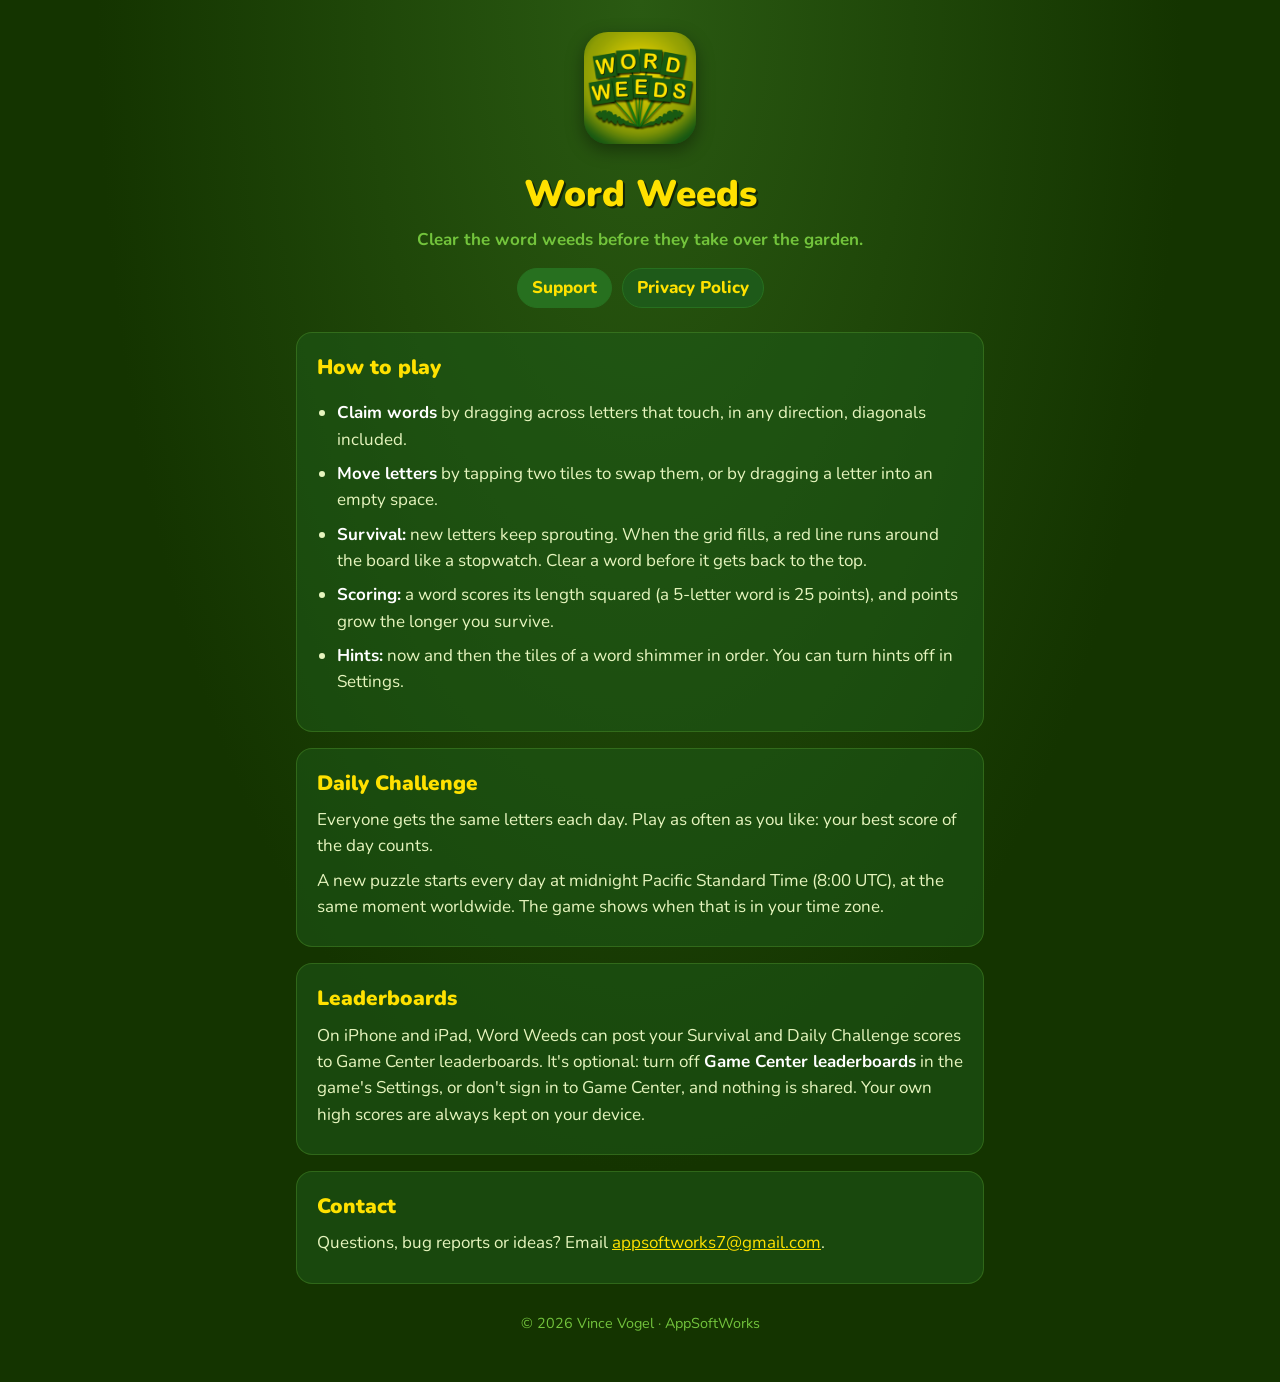
<file: index.html>
<!doctype html>
<html lang="en">
<head>
<meta charset="utf-8">
<meta name="viewport" content="width=device-width, initial-scale=1">
<title>Word Weeds Support</title>
<meta name="description" content="Help and contact for Word Weeds, the word game where you clear word weeds before they take over the garden.">
<link rel="icon" href="icon.png">
<link rel="preconnect" href="https://fonts.googleapis.com">
<link rel="stylesheet" href="https://fonts.googleapis.com/css2?family=Nunito:wght@400;700;800;900&display=swap">
<link rel="stylesheet" href="style.css">
</head>
<body>
<main>
  <header>
    <img src="icon.png" alt="Word Weeds icon">
    <h1>Word Weeds</h1>
    <p class="tagline">Clear the word weeds before they take over the garden.</p>
    <nav>
      <a href="./" aria-current="page">Support</a>
      <a href="privacy/">Privacy Policy</a>
    </nav>
  </header>

  <section>
    <h2>How to play</h2>
    <ul>
      <li><strong>Claim words</strong> by dragging across letters that touch, in any direction, diagonals included.</li>
      <li><strong>Move letters</strong> by tapping two tiles to swap them, or by dragging a letter into an empty space.</li>
      <li><strong>Survival:</strong> new letters keep sprouting. When the grid fills, a red line runs around the board like a stopwatch. Clear a word before it gets back to the top.</li>
      <li><strong>Scoring:</strong> a word scores its length squared (a 5-letter word is 25 points), and points grow the longer you survive.</li>
      <li><strong>Hints:</strong> now and then the tiles of a word shimmer in order. You can turn hints off in Settings.</li>
    </ul>
  </section>

  <section>
    <h2>Daily Challenge</h2>
    <p>Everyone gets the same letters each day. Play as often as you like: your best score of the day counts.</p>
    <p>A new puzzle starts every day at midnight Pacific Standard Time (8:00 UTC), at the same moment worldwide. The game shows when that is in your time zone.</p>
  </section>

  <section>
    <h2>Leaderboards</h2>
    <p>On iPhone and iPad, Word Weeds can post your Survival and Daily Challenge scores to Game Center leaderboards. It's optional: turn off <strong>Game Center leaderboards</strong> in the game's Settings, or don't sign in to Game Center, and nothing is shared. Your own high scores are always kept on your device.</p>
  </section>

  <section>
    <h2>Contact</h2>
    <p id="contact">Questions, bug reports or ideas? Email <a href="mailto:appsoftworks7@gmail.com?subject=Word%20Weeds">appsoftworks7@gmail.com</a>.</p>
  </section>

  <footer>© 2026 Vince Vogel · AppSoftWorks</footer>
</main>
</body>
</html>
</file>
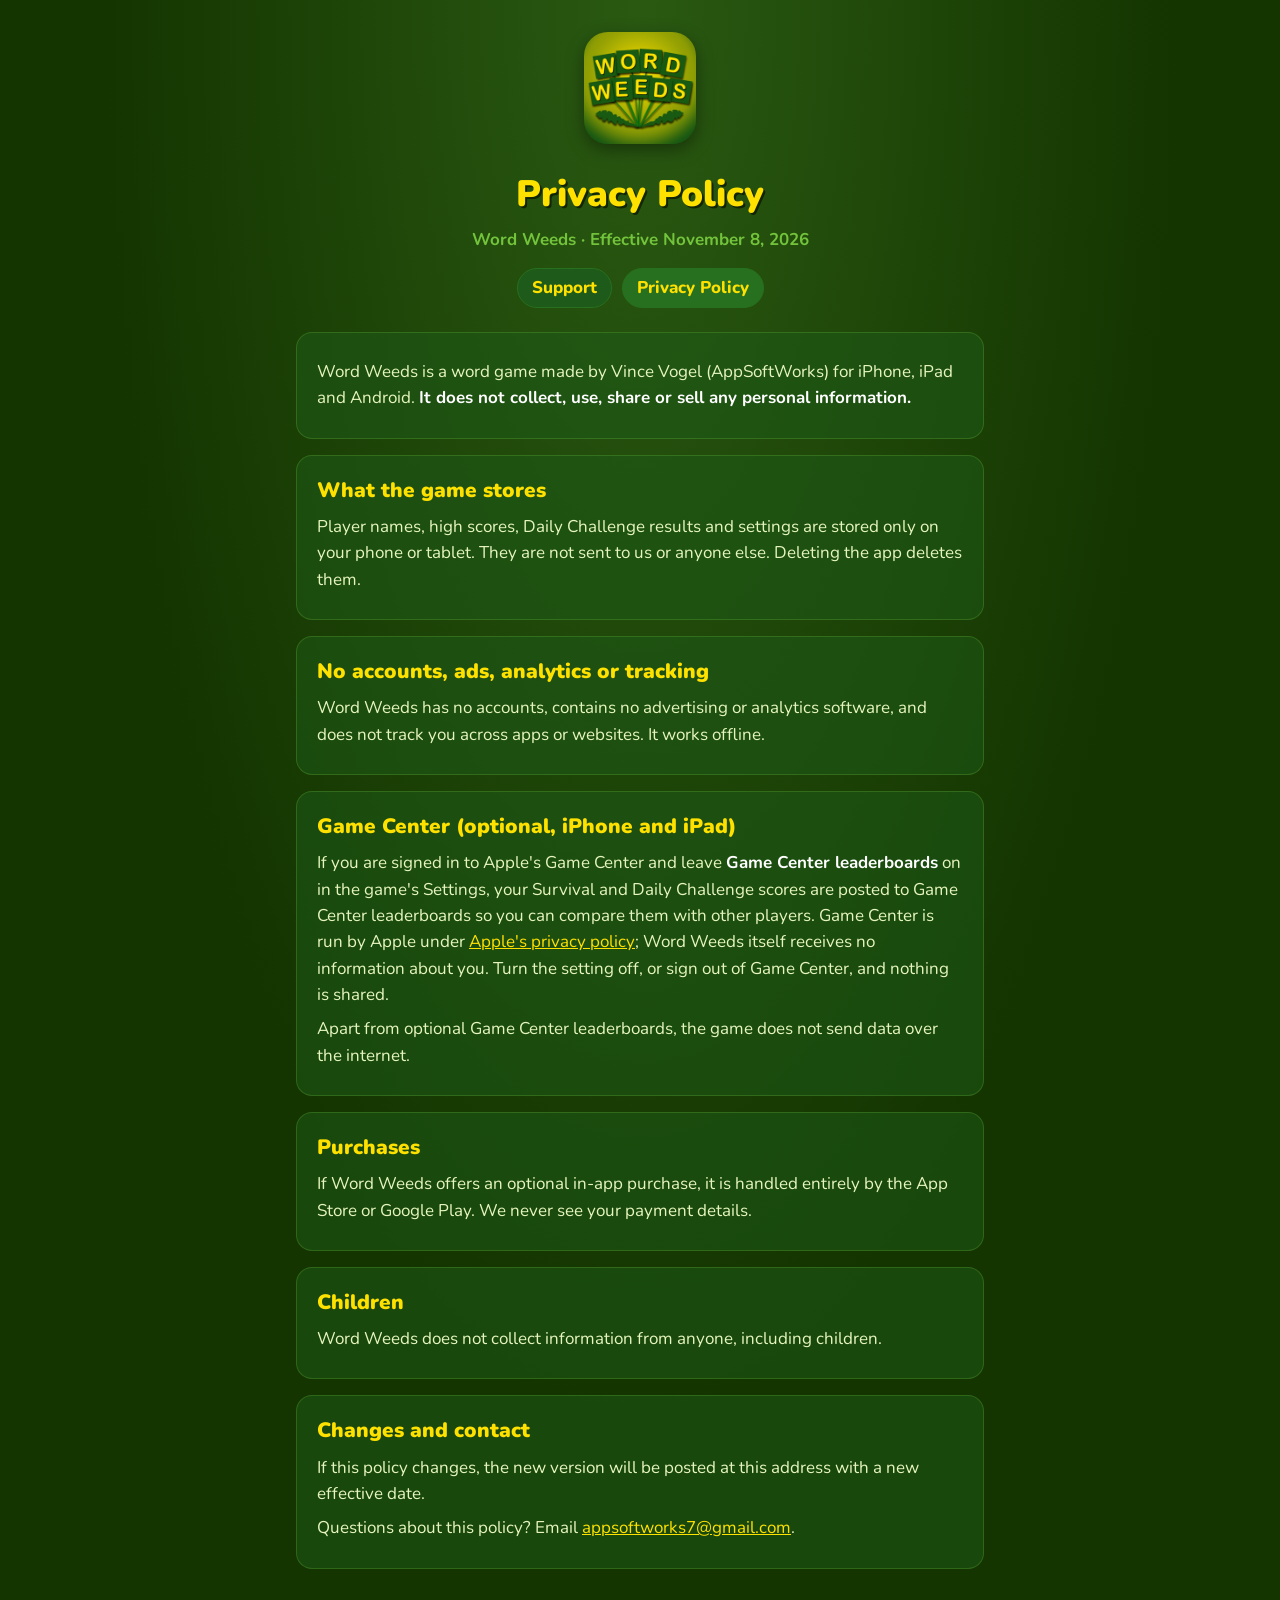
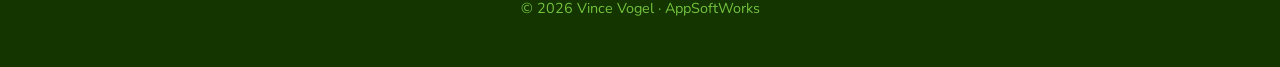
<file: privacy/index.html>
<!doctype html>
<html lang="en">
<head>
<meta charset="utf-8">
<meta name="viewport" content="width=device-width, initial-scale=1">
<title>Word Weeds Privacy Policy</title>
<meta name="description" content="Word Weeds does not collect, use, share or sell any personal information.">
<link rel="icon" href="../icon.png">
<link rel="preconnect" href="https://fonts.googleapis.com">
<link rel="stylesheet" href="https://fonts.googleapis.com/css2?family=Nunito:wght@400;700;800;900&display=swap">
<link rel="stylesheet" href="../style.css">
</head>
<body>
<main>
  <header>
    <img src="../icon.png" alt="Word Weeds icon">
    <h1>Privacy Policy</h1>
    <p class="tagline">Word Weeds · Effective November 8, 2026</p>
    <nav>
      <a href="../">Support</a>
      <a href="./" aria-current="page">Privacy Policy</a>
    </nav>
  </header>

  <section>
    <p>Word Weeds is a word game made by Vince Vogel (AppSoftWorks) for iPhone, iPad and Android. <strong>It does not collect, use, share or sell any personal information.</strong></p>
  </section>

  <section>
    <h2>What the game stores</h2>
    <p>Player names, high scores, Daily Challenge results and settings are stored only on your phone or tablet. They are not sent to us or anyone else. Deleting the app deletes them.</p>
  </section>

  <section>
    <h2>No accounts, ads, analytics or tracking</h2>
    <p>Word Weeds has no accounts, contains no advertising or analytics software, and does not track you across apps or websites. It works offline.</p>
  </section>

  <section>
    <h2>Game Center (optional, iPhone and iPad)</h2>
    <p>If you are signed in to Apple's Game Center and leave <strong>Game Center leaderboards</strong> on in the game's Settings, your Survival and Daily Challenge scores are posted to Game Center leaderboards so you can compare them with other players. Game Center is run by Apple under <a href="https://www.apple.com/legal/privacy/">Apple's privacy policy</a>; Word Weeds itself receives no information about you. Turn the setting off, or sign out of Game Center, and nothing is shared.</p>
    <p>Apart from optional Game Center leaderboards, the game does not send data over the internet.</p>
  </section>

  <section>
    <h2>Purchases</h2>
    <p>If Word Weeds offers an optional in-app purchase, it is handled entirely by the App Store or Google Play. We never see your payment details.</p>
  </section>

  <section>
    <h2>Children</h2>
    <p>Word Weeds does not collect information from anyone, including children.</p>
  </section>

  <section>
    <h2>Changes and contact</h2>
    <p>If this policy changes, the new version will be posted at this address with a new effective date.</p>
    <p id="contact">Questions about this policy? Email <a href="mailto:appsoftworks7@gmail.com?subject=Word%20Weeds%20privacy">appsoftworks7@gmail.com</a>.</p>
  </section>

  <footer>© 2026 Vince Vogel · AppSoftWorks</footer>
</main>
</body>
</html>
</file>
<file: style.css>
:root {
  --screen: #143400;
  --panel: #1e5a19;
  --panel-edge: #27701f;
  --yellow: #ffe100;
  --text: #e6f5be;
  --leaf: #73c43c;
}
* { box-sizing: border-box; }
html { background: var(--screen); }
body {
  margin: 0;
  background: radial-gradient(ellipse at top, #2a5a12 0%, var(--screen) 60%);
  color: var(--text);
  font: 17px/1.55 "Nunito", system-ui, -apple-system, "Segoe UI", sans-serif;
  min-height: 100vh;
}
main { max-width: 720px; margin: 0 auto; padding: 32px 16px 48px; }
header { text-align: center; margin-bottom: 24px; }
header img { width: 112px; height: 112px; border-radius: 24px; box-shadow: 0 6px 18px rgb(0 0 0 / 0.4); }
h1 {
  color: var(--yellow);
  font-weight: 900;
  font-size: 2.3rem;
  margin: 14px 0 4px;
  text-shadow: 2px 2px 0 rgb(0 0 0 / 0.55);
}
.tagline { margin: 0; color: var(--leaf); font-weight: 700; }
nav { margin-top: 14px; display: flex; gap: 10px; justify-content: center; flex-wrap: wrap; }
nav a {
  color: var(--yellow);
  font-weight: 800;
  text-decoration: none;
  padding: 6px 14px;
  border-radius: 999px;
  background: var(--panel);
  border: 1px solid var(--panel-edge);
}
nav a[aria-current="page"] { background: var(--panel-edge); }
section {
  background: rgb(30 90 25 / 0.55);
  border: 1px solid rgb(115 196 60 / 0.25);
  border-radius: 16px;
  padding: 18px 20px;
  margin: 16px 0;
}
h2 { color: var(--yellow); font-weight: 900; font-size: 1.3rem; margin: 0 0 8px; }
p, li { margin: 8px 0; }
ul { padding-left: 1.2em; }
strong { color: #fff; }
a { color: var(--yellow); }
.muted { color: var(--leaf); font-size: 0.95rem; }
footer { text-align: center; color: var(--leaf); font-size: 0.9rem; margin-top: 28px; }
</file>
